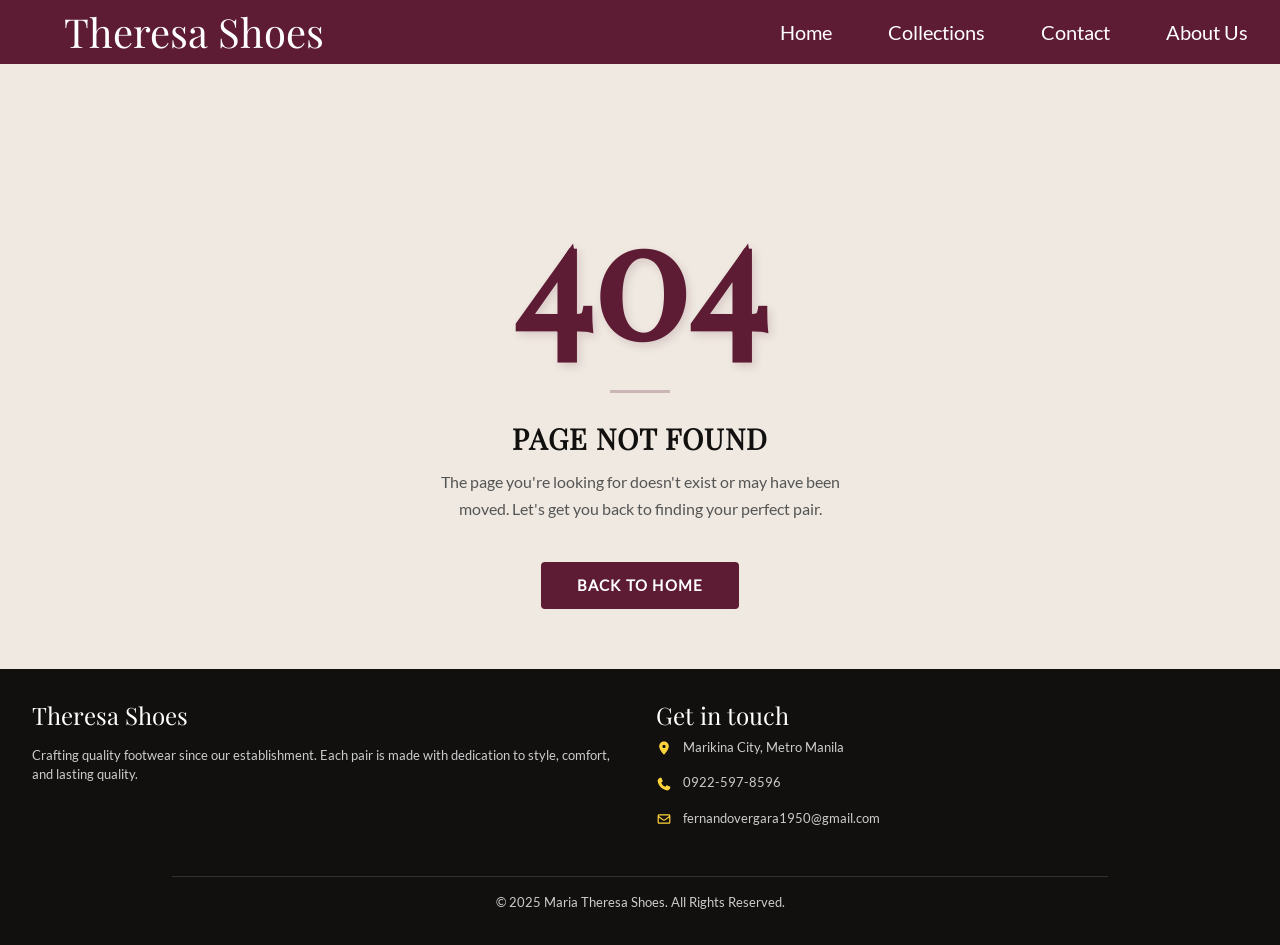
<file: error404.html>
<!DOCTYPE html>
<html lang="en">
<head>
    <meta charset="UTF-8">
    <meta name="viewport" content="width=device-width, initial-scale=1.0">
    <!-- Prevents clickjacking by blocking this page from being embedded in iframes -->
    <meta http-equiv="X-Frame-Options" content="DENY">

    <!-- Import CSS Files and Local Bootstrap -->
    <link rel="stylesheet" href="/css/styles.css">
    <link rel="stylesheet" href="/assets/bootstrap/bootstrap.min.css">

    <title>404 — Page Not Found | Theresa Shoes</title>

    <style>
        /* ---- 404 Page Styles ---- */
        .error-section {
            flex: 1;
            display: flex;
            flex-direction: column;
            align-items: center;
            justify-content: center;
            background-color: var(--color-accent);
            padding: 60px 20px;
            text-align: center;
        }

        /* Large decorative "404" number */
        .error-code {
            font-family: 'Playfair Display', serif;
            font-size: 10rem;
            font-weight: 700;
            line-height: 1;
            color: var(--color-primary);
            /* Subtle text shadow for depth */
            text-shadow: 3px 4px 8px rgba(93, 28, 52, 0.15);
        }

        .error-title {
            font-family: 'Playfair Display', serif;
            font-size: 1.8rem;
            font-weight: 700;
            color: var(--color-black);
            margin-bottom: 12px;
            letter-spacing: 1px;
            text-transform: uppercase;
        }

        .error-message {
            font-size: 1rem;
            color: #555; /* #555 on --color-accent gives ~5.5:1 contrast, passing WCAG AA */
            max-width: 420px;
            line-height: 1.7;
            margin-bottom: 40px;
        }

        /* Divider bar below the 404 number */
        .error-divider {
            width: 60px;
            height: 3px;
            background-color: var(--color-primary);
            margin: 20px auto 28px;
            border: none;
        }

        .btn-home {
            background-color: var(--color-primary);
            color: var(--color-white);
            font-size: 0.95rem;
            font-weight: 700;
            letter-spacing: 0.08em;
            text-transform: uppercase;
            padding: 12px 36px;
            border-radius: 4px;
            text-decoration: none;
            transition: background-color 0.2s ease, transform 0.2s ease;
            display: inline-block;
        }

        .btn-home:hover {
            background-color: #7A2948;
            color: var(--color-white);
            transform: translateY(-2px);
        }

        /* Visible focus ring for keyboard navigation */
        .btn-home:focus-visible {
            outline: 3px solid var(--color-primary);
            outline-offset: 4px;
        }

        /* Offset main content below the fixed header on desktop (≥768px) */
        @media (min-width: 768px) {
            .error-section {
                padding-top: 130px; /* ~70px header height + original 60px padding */
            }
        }

        /* Tablet: intermediate font size (576px–992px) */
        @media (max-width: 992px) {
            .error-code {
                font-size: 8rem;
            }
        }

        /* Mobile: scale down further */
        @media (max-width: 576px) {
            .error-code {
                font-size: 6rem;
            }
            .error-title {
                font-size: 1.3rem;
            }
        }
    </style>
</head>
<body class="d-flex flex-column min-vh-100">

    <!-- HEADER and Navigation -->
    <header class="position-relative position-md-fixed top-0 w-100" style="z-index: 100;">
        <ul class="nav w-100 px-3 py-2 flex-column flex-md-row align-items-center justify-content-between"
            style="background-color: var(--color-primary);">

            <!-- Brand -->
            <li class="nav-item">
                <h1 class="header-text mb-2 mb-md-0 ps-md-5 text-white text-center text-lg-start">
                    Theresa Shoes
                </h1>
            </li>

            <!-- Nav links wrapper -->
            <li class="nav-item">
                <ul class="nav flex-column flex-md-row justify-content-center gap-lg-4 fs-5">
                    <li class="nav-item">
                        <a class="nav-link text-white text-center" href="/index.html">Home</a>
                    </li>
                    <li class="nav-item">
                        <a class="nav-link text-white text-center" href="/pages/shoe_catalog.html">Collections</a>
                    </li>
                    <li class="nav-item">
                        <a class="nav-link text-white text-center" href="/pages/contact.html">Contact</a>
                    </li>
                    <li class="nav-item">
                        <a class="nav-link text-white text-center" href="/pages/about_us.html">About Us</a>
                    </li>
                </ul>
            </li>
        </ul>
    </header>

    <!-- 404 Content -->
    <main class="error-section">
        <!-- aria-hidden: purely decorative — screen readers get the h2 "Page Not Found" instead -->
        <p class="error-code" aria-hidden="true">404</p>
        <hr class="error-divider">
        <h2 class="error-title">Page Not Found</h2>
        <p class="error-message">
            The page you're looking for doesn't exist or may have been moved.
            Let's get you back to finding your perfect pair.
        </p>
        <a href="/index.html" class="btn-home">Back to Home</a>
    </main>


    <!-- FOOTER -->
    <footer>
        <div class="w-100 p-3" style="background-color: var(--color-black);">
            <div class="d-flex flex-column flex-md-row">
                <div class="w-100 w-md-50 p-3">
                    <h4 class="header-text text-white">Theresa Shoes</h4>
                    <p class="pt-2">Crafting quality footwear since our establishment. Each pair is made with dedication to style, comfort, and lasting quality.</p>
                </div>

                <div class="w-100 w-md-50 p-3">
                    <h4 class="header-text text-white">Get in touch</h4>
                    <p>
                        <img src="/assets/icons/location.svg" alt="Location" style="width:16px; height:16px; margin-right:8px; vertical-align:middle;">
                        Marikina City, Metro Manila
                    </p>
                    <p>
                        <img src="/assets/icons/phone.svg" alt="Phone" style="width:16px; height:16px; margin-right:8px; vertical-align:middle;">
                        0922-597-8596
                    </p>
                    <p>
                        <img src="/assets/icons/mail.svg" alt="Email" style="width:16px; height:16px; margin-right:8px; vertical-align:middle;">
                        fernandovergara1950@gmail.com
                    </p>
                </div>
            </div>
            <hr class="w-75 mx-auto">
            <p class="text-center">© 2025 Maria Theresa Shoes. All Rights Reserved.</p>
        </div>
    </footer>

    <!-- Local Bootstrap JS -->
    <script src="/assets/bootstrap/bootstrap.bundle.min.js"></script>
</body>
</html>
</file>
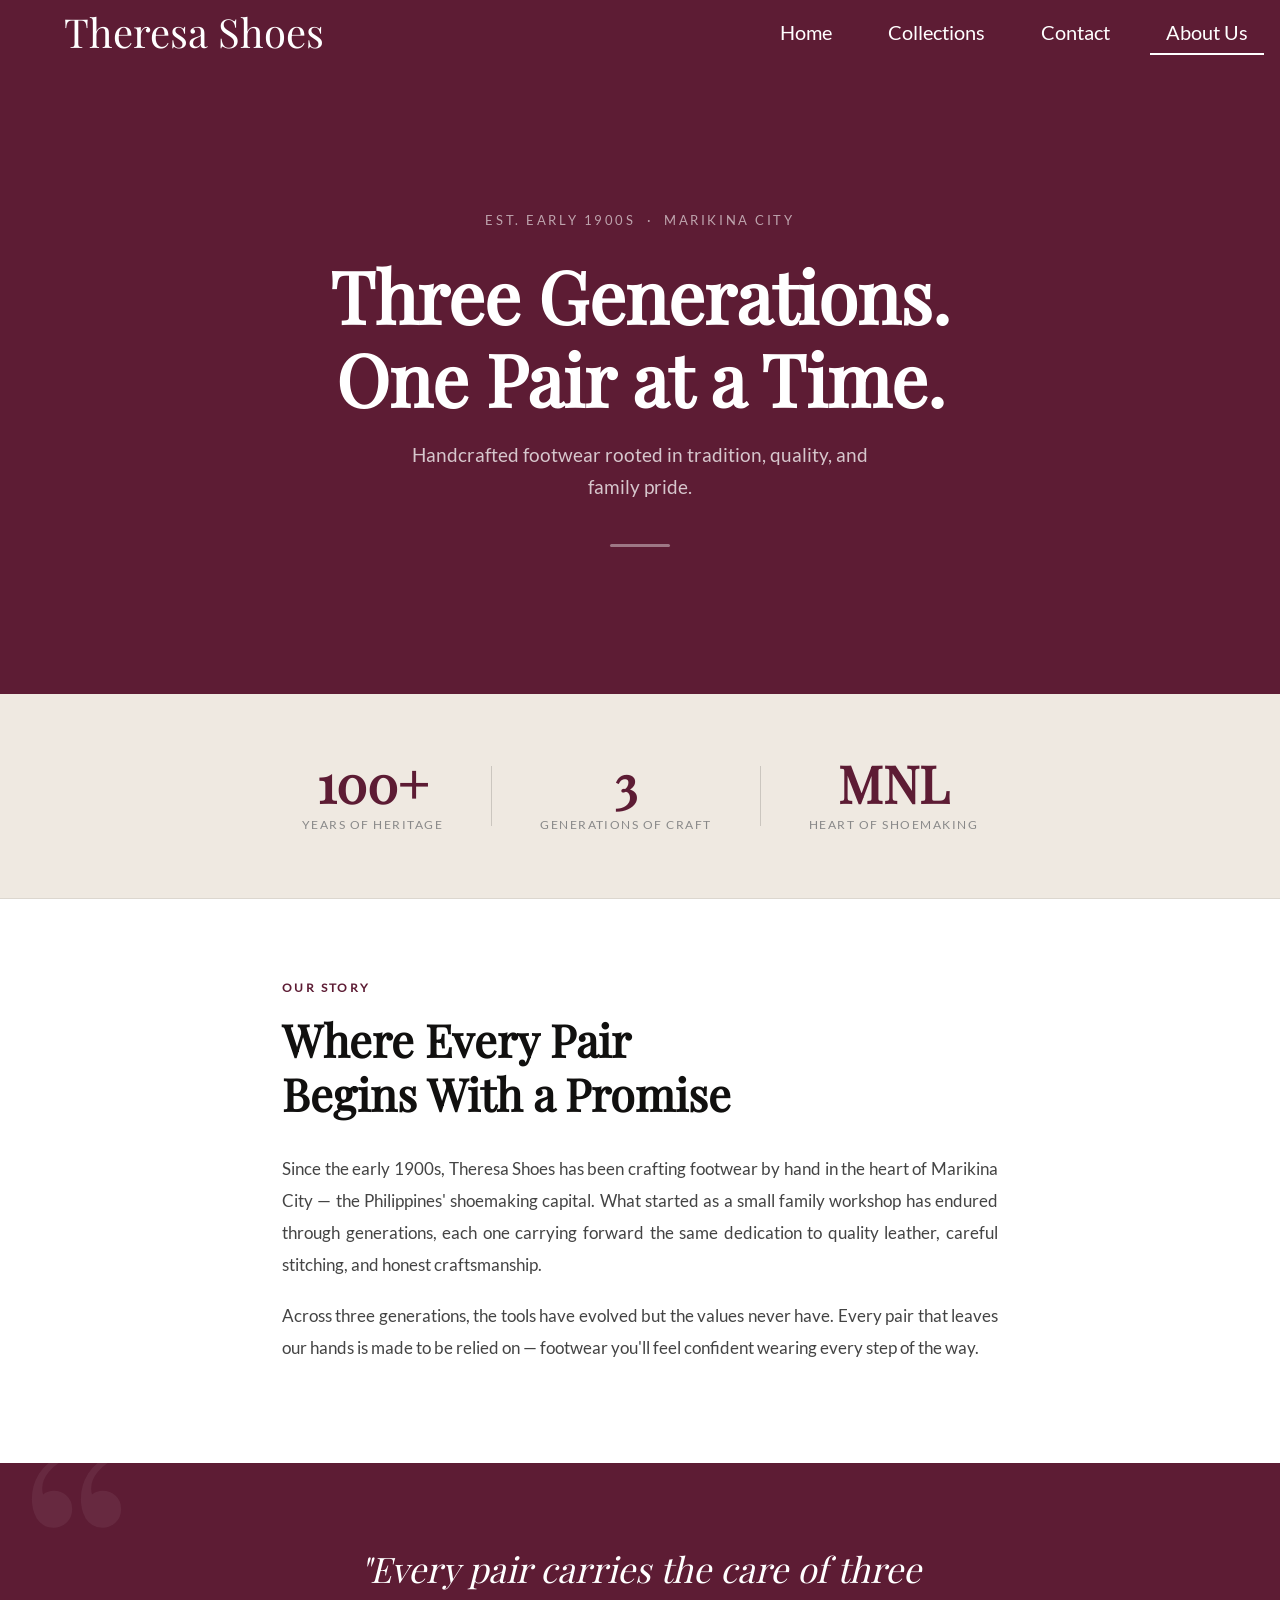
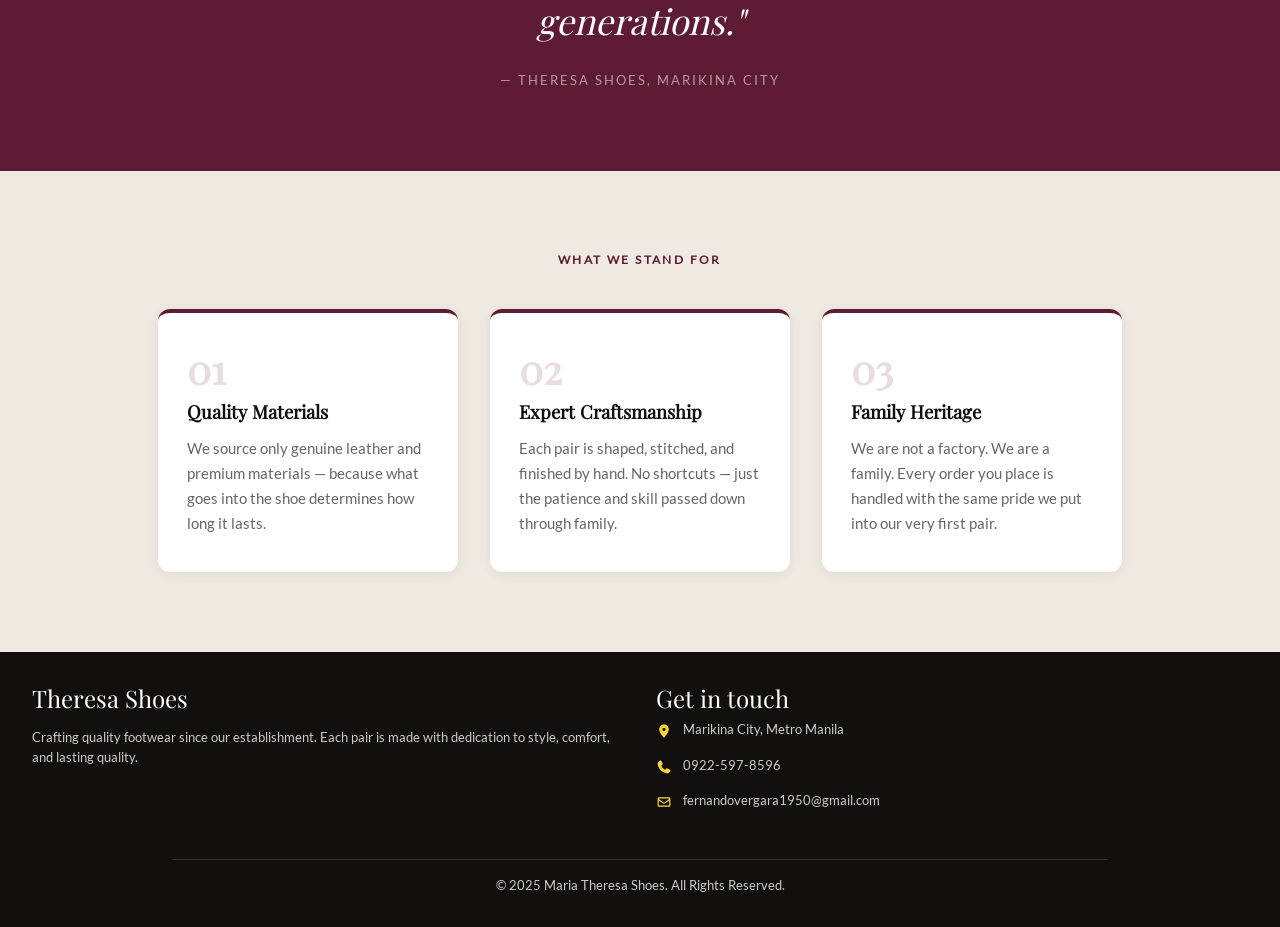
<file: pages/about_us.html>
<!DOCTYPE html>
<html lang="en">
<head>
    <meta charset="UTF-8">
    <meta name="viewport" content="width=device-width, initial-scale=1.0">
    <!-- Prevents clickjacking by blocking this page from being embedded in iframes -->
    <meta http-equiv="X-Frame-Options" content="DENY">

    <!-- Import CSS Files and Local Bootstrap-->
    <link rel="stylesheet" href="../css/styles.css">
    <link rel="stylesheet" href="../css/about_us.css">
    <link rel="stylesheet" href="../assets/bootstrap/bootstrap.min.css">

    <title>About Us — Theresa Shoes</title>
</head>
<body class="d-flex flex-column min-vh-100">

<!-- HEADER and Navigation -->
<header class="position-relative position-md-fixed top-0 w-100" style="z-index: 100;">
    <ul class="nav w-100 px-3 py-2 flex-column flex-md-row align-items-center justify-content-between"
        style="background-color: var(--color-primary);">

        <!-- Brand -->
        <li class="nav-item">
            <h1 class="header-text mb-2 mb-md-0 ps-md-5 text-white text-center text-lg-start">
                Theresa Shoes
            </h1>
        </li>

        <!-- Nav links wrapper -->
        <li class="nav-item">
            <ul class="nav flex-column flex-md-row justify-content-center gap-lg-4 fs-5">
                <li class="nav-item">
                    <a class="nav-link text-white text-center" href="../index.html">Home</a>
                </li>
                <li class="nav-item">
                    <a class="nav-link text-white text-center" href="shoe_catalog.html">Collections</a>
                </li>
                <li class="nav-item">
                    <a class="nav-link text-white text-center" href="contact.html">Contact</a>
                </li>
                <li class="nav-item">
                    <a class="nav-link text-white text-center active" href="about_us.html">About Us</a>
                </li>
            </ul>
        </li>
    </ul>
</header>

<!-- Main Content Area -->
<main class="flex-grow-1">

    <!-- Hero -->
    <section class="about-hero d-flex flex-column align-items-center justify-content-center text-center">
        <p class="about-eyebrow">Est. Early 1900s &nbsp;·&nbsp; Marikina City</p>
        <h1 class="about-hero-title header-text">Three Generations.<br>One Pair at a Time.</h1>
        <p class="about-hero-sub">Handcrafted footwear rooted in tradition, quality, and family pride.</p>
        <div class="about-hero-line"></div>
    </section>

    <!-- Stats Strip -->
    <section class="about-stats">
        <div class="about-stat">
            <span class="about-stat-num">100+</span>
            <span class="about-stat-label">Years of Heritage</span>
        </div>
        <div class="about-stat-divider"></div>
        <div class="about-stat">
            <span class="about-stat-num">3</span>
            <span class="about-stat-label">Generations of Craft</span>
        </div>
        <div class="about-stat-divider"></div>
        <div class="about-stat">
            <span class="about-stat-num">MNL</span>
            <span class="about-stat-label">Heart of Shoemaking</span>
        </div>
    </section>

    <!-- Our Story -->
    <section class="about-story">
        <div class="about-section-label">Our Story</div>
        <h2 class="about-section-title header-text">Where Every Pair<br>Begins With a Promise</h2>
        <p class="about-story-text">
            Since the early 1900s, Theresa Shoes has been crafting footwear by hand in the heart of Marikina City —
            the Philippines' shoemaking capital. What started as a small family workshop has endured through
            generations, each one carrying forward the same dedication to quality leather, careful stitching,
            and honest craftsmanship.
        </p>
        <p class="about-story-text">
            Across three generations, the tools have evolved but the values never have. Every pair that leaves
            our hands is made to be relied on — footwear you'll feel confident wearing every step of the way.
        </p>
    </section>

    <!-- Pull Quote -->
    <section class="about-quote">
        <blockquote class="about-quote-text header-text">
            "Every pair carries the care of three generations."
        </blockquote>
        <cite class="about-quote-cite">— Theresa Shoes, Marikina City</cite>
    </section>

    <!-- Values -->
    <section class="about-values">
        <div class="about-section-label" style="color: var(--color-primary);">What We Stand For</div>
        <div class="about-values-grid">
            <div class="about-value-card">
                <div class="about-value-num">01</div>
                <h3 class="about-value-title header-text">Quality Materials</h3>
                <p class="about-value-text">We source only genuine leather and premium materials — because what goes into the shoe determines how long it lasts.</p>
            </div>
            <div class="about-value-card">
                <div class="about-value-num">02</div>
                <h3 class="about-value-title header-text">Expert Craftsmanship</h3>
                <p class="about-value-text">Each pair is shaped, stitched, and finished by hand. No shortcuts — just the patience and skill passed down through family.</p>
            </div>
            <div class="about-value-card">
                <div class="about-value-num">03</div>
                <h3 class="about-value-title header-text">Family Heritage</h3>
                <p class="about-value-text">We are not a factory. We are a family. Every order you place is handled with the same pride we put into our very first pair.</p>
            </div>
        </div>
    </section>

</main>


<!-- FOOTER -->
<footer>
    <div class="w-100 p-3" style="background-color: var(--color-black);">
        <div class="d-flex flex-column flex-md-row">
            <div class="w-100 w-md-50 p-3">
                <h4 class="header-text text-white">Theresa Shoes</h4>
                <p class="pt-2">Crafting quality footwear since our establishment. Each pair is made with dedication to style, comfort, and lasting quality.</p>
            </div>

            <div class="w-100 w-md-50 p-3">
                <h4 class="header-text text-white">Get in touch</h4>
                <p>
                    <img src="../assets/icons/location.svg" alt="Location" style="width:16px; height:16px; margin-right:8px; vertical-align:middle;">
                    Marikina City, Metro Manila
                </p>
                <p>
                    <img src="../assets/icons/phone.svg" alt="Phone" style="width:16px; height:16px; margin-right:8px; vertical-align:middle;">
                    0922-597-8596
                </p>
                <p>
                    <img src="../assets/icons/mail.svg" alt="Email" style="width:16px; height:16px; margin-right:8px; vertical-align:middle;">
                    fernandovergara1950@gmail.com
                </p>
            </div>
        </div>
        <hr class="w-75 mx-auto">
        <p class="text-center">© 2025 Maria Theresa Shoes. All Rights Reserved.</p>
    </div>
</footer>

<!-- Call Javascript -->
<script src="../assets/bootstrap/bootstrap.bundle.min.js"></script>
</body>
</html>
</file>
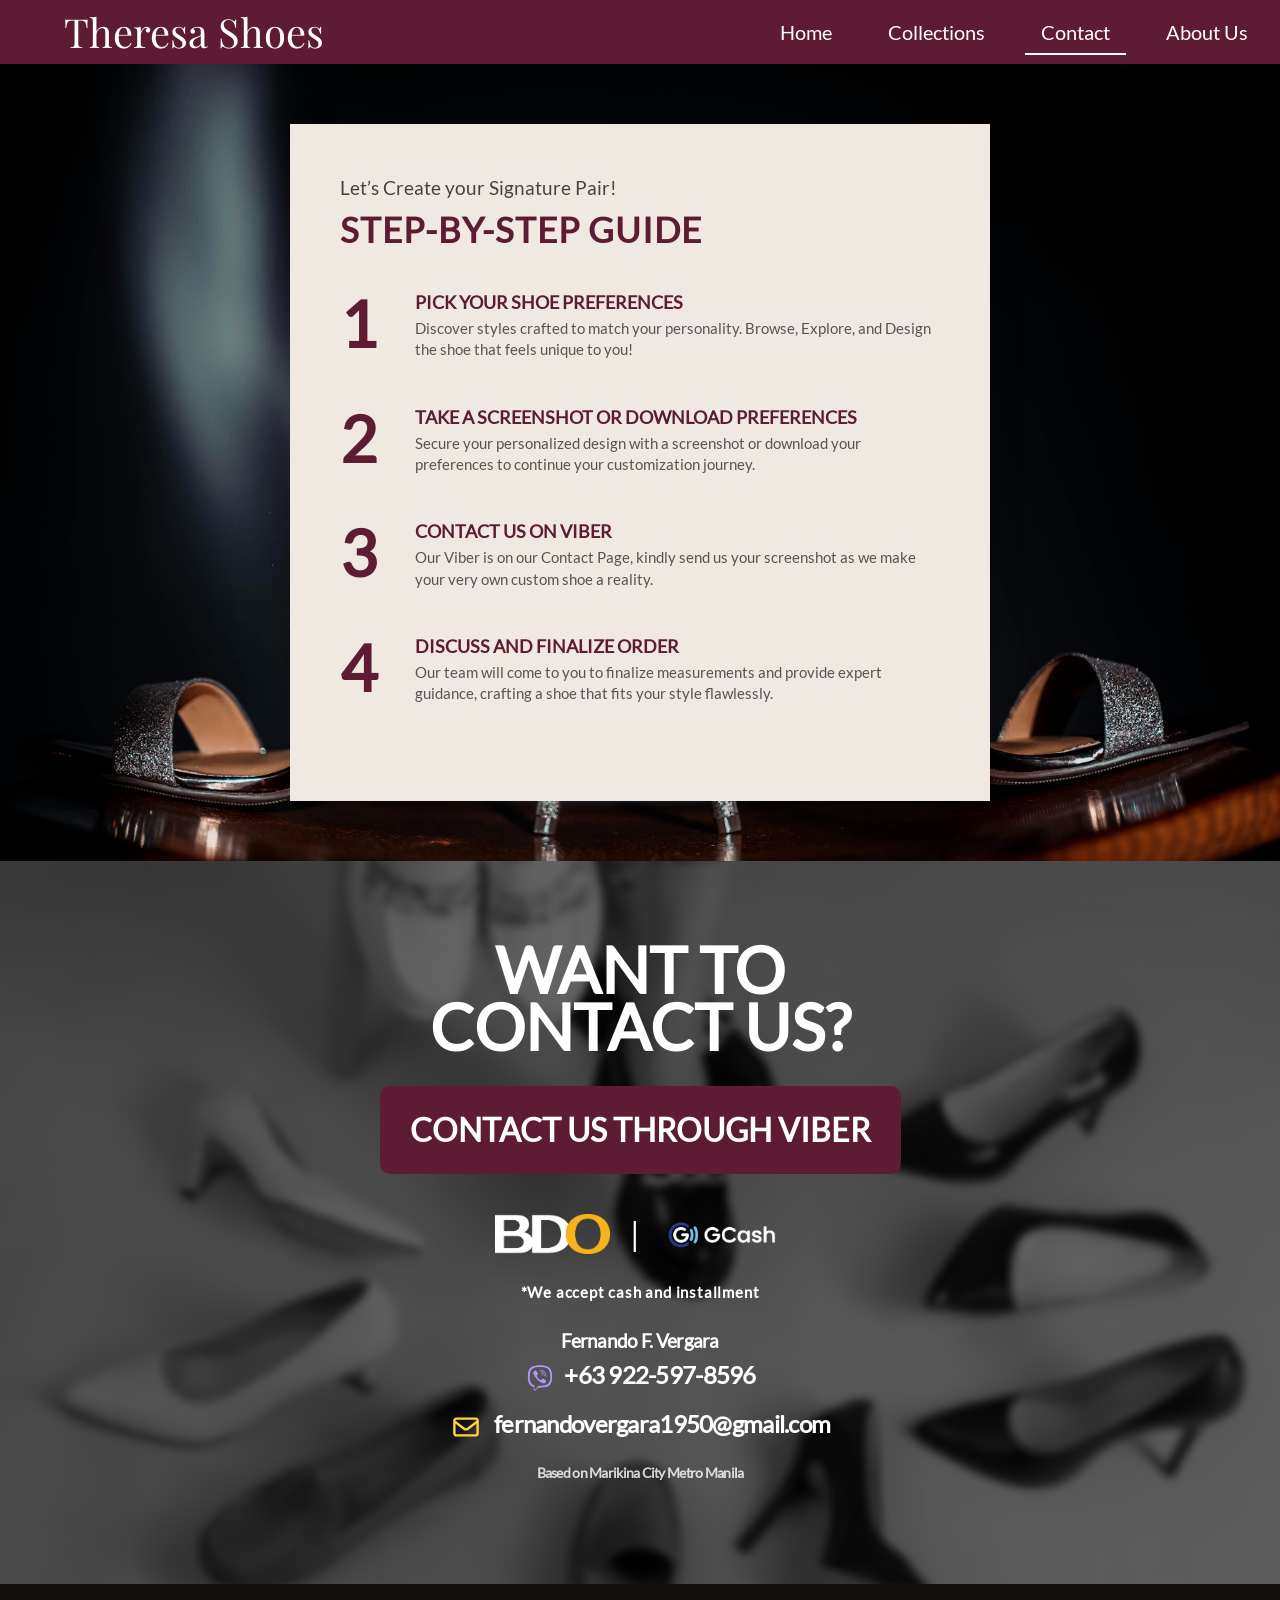
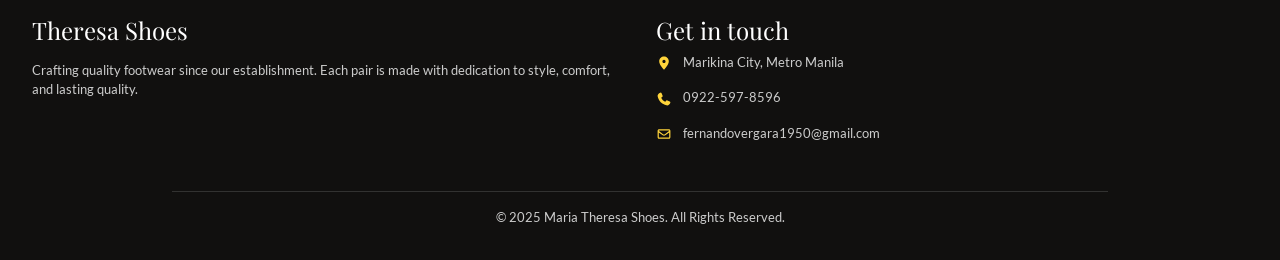
<file: pages/contact.html>
<!DOCTYPE html>
<html lang="en">
<head>
    <meta charset="UTF-8">
    <meta name="viewport" content="width=device-width, initial-scale=1.0">
    <!-- Prevents clickjacking by blocking this page from being embedded in iframes -->
    <meta http-equiv="X-Frame-Options" content="DENY">

    <!-- Import CSS Files and Local Bootstrap-->
    <link rel="stylesheet" href="../css/styles.css">
    <link rel="stylesheet" href="../css/contact.css">
    <link rel="stylesheet" href="../assets/bootstrap/bootstrap.min.css">

    <title>Theresa Shoes Landing Page</title>
</head>
<body class="d-flex flex-column min-vh-100">

    <!-- HEADER and Navigation -->
    <header class="position-relative position-md-fixed top-0 w-100" style="z-index: 100;">
        <ul class="nav w-100 px-3 py-2 flex-column flex-md-row align-items-center justify-content-between"
            style="background-color: var(--color-primary);">

            <!-- Brand -->
            <li class="nav-item">
                <h1 class="header-text mb-2 mb-md-0 ps-md-5 text-white text-center text-lg-start">
                    Theresa Shoes
                </h1>
            </li>

            <!-- Nav links wrapper -->
            <li class="nav-item">
                <ul class="nav flex-column flex-md-row justify-content-center gap-lg-4 fs-5">
                    <li class="nav-item">
                        <a class="nav-link text-white text-center" href="../index.html">Home</a>
                    </li>
                    <li class="nav-item">
                        <a class="nav-link text-white text-center" href="shoe_catalog.html">Collections</a>
                    </li>
                    <li class="nav-item">
                        <a class="nav-link text-white text-center active" href="contact.html">Contact</a>
                    </li>
                    <li class="nav-item">
                        <a class="nav-link text-white text-center" href="about_us.html">About Us</a>
                    </li>
                </ul>
            </li>
        </ul>
    </header>

    <!-- Main Content Area -->
    <main class="flex-grow-1">
        <section class="hero-section">
            <div class="guide-card">
                <p class="sub-headline">Let’s Create your Signature Pair!</p>
                <h1 class="headline">STEP-BY-STEP GUIDE</h1>

                <div class="steps-container">
                    <div class="step-item">
                        <div class="step-number">1</div>
                        <div class="step-content">
                            <h3>PICK YOUR SHOE PREFERENCES</h3>
                            <p>Discover styles crafted to match your personality. Browse, Explore, and Design the shoe that feels unique to you!</p>
                        </div>
                    </div>

                    <div class="step-item">
                        <div class="step-number">2</div>
                        <div class="step-content">
                            <h3>TAKE A SCREENSHOT OR DOWNLOAD PREFERENCES</h3>
                            <p>Secure your personalized design with a screenshot or download your preferences to continue your customization journey.</p>
                        </div>
                    </div>

                    <div class="step-item">
                        <div class="step-number">3</div>
                        <div class="step-content">
                            <h3>CONTACT US ON VIBER</h3>
                            <p>Our Viber is on our Contact Page, kindly send us your screenshot as we make your very own custom shoe a reality.</p>
                        </div>
                    </div>

                    <div class="step-item">
                        <div class="step-number">4</div>
                        <div class="step-content">
                            <h3>DISCUSS AND FINALIZE ORDER</h3>
                            <p>Our team will come to you to finalize measurements and provide expert guidance, crafting a shoe that fits your style flawlessly.</p>
                        </div>
                    </div>
                </div>
            </div>
        </section>

        <section class="contact-section">
        <div class="overlay">
            
            <div class="static-container">
                
                <h2 class="contact-title">WANT TO<br>CONTACT US?</h2>
                
                <a id="viber-cta" class="btn-viber" href="viber://chat?number=%2B639225978596" onclick="handleViberClick(event)">CONTACT US THROUGH VIBER</a>

                <div class="payment-methods">
                    <img src="../assets/images/bdo-logo-img.png" alt="BDO" class="pay-logo-img">
                    <div class="divider">|</div>
                    <img src="../assets/images/gcash-logo-img.png" alt="GCash" class="pay-logo-img">
                </div> 

                <p class="small-text">*We accept cash and installment</p>

                <div class="contact-person">
                    <strong>Fernando F. Vergara</strong>
                    <p><img src="../assets/icons/viber.svg" style="width:32px; height:32px; margin-right:8px; vertical-align:middle;">+63 922-597-8596</p>
                    <p>
                        <img src="../assets/icons/mail.svg" style="width:32px; height:32px; margin-right:8px; vertical-align:middle;">
                        fernandovergara1950@gmail.com
                    </p>

                    <p class="location">Based on Marikina City Metro Manila</p>
                </div>

            </div> 
            </div>
        </section>
    </main>


    <!-- FOOTER -->
    <footer>
        <div class="w-100 p-3" style="background-color: var(--color-black);">
            <div class="d-flex flex-column flex-md-row">
                <div class="w-100 w-md-50 p-3">
                    <h4 class="header-text text-white">Theresa Shoes</h4>
                    <p class="pt-2">Crafting quality footwear since our establishment. Each pair is made with dedication to style, comfort, and lasting quality.</p>
                </div>

                <div class="w-100 w-md-50 p-3">
                    <h4 class="header-text text-white">Get in touch</h4>
                    <p>
                        <img src="../assets/icons/location.svg" alt="Location" style="width:16px; height:16px; margin-right:8px; vertical-align:middle;">
                        Marikina City, Metro Manila
                    </p>
                    <p>
                        <img src="../assets/icons/phone.svg" alt="Phone" style="width:16px; height:16px; margin-right:8px; vertical-align:middle;">
                        0922-597-8596
                    </p>
                    <p>
                        <img src="../assets/icons/mail.svg" alt="Email" style="width:16px; height:16px; margin-right:8px; vertical-align:middle;">
                        fernandovergara1950@gmail.com
                    </p>
                </div>
            </div>
            <hr class="w-75 mx-auto">
            <p class="text-center">© 2025 Maria Theresa Shoes. All Rights Reserved.</p>
        </div>
    </footer>

    <!-- Call Javascript -->
    <script src="../assets/bootstrap/bootstrap.bundle.min.js"></script>
    <script>
        function handleViberClick(e) {
            e.preventDefault();
            window.location.href = 'viber://chat?number=%2B639225978596';

            // If Viber opens, the tab goes into the background (hidden).
            // If it doesn't open, the tab stays visible — redirect to download page.
            const fallbackTimer = setTimeout(() => {
                if (!document.hidden) {
                    window.open('https://www.viber.com/download/', '_blank', 'noopener,noreferrer');
                }
            }, 1500);

            document.addEventListener('visibilitychange', () => {
                if (document.hidden) clearTimeout(fallbackTimer);
            }, { once: true });
        }
    </script>
    </body>
</html>
</file>
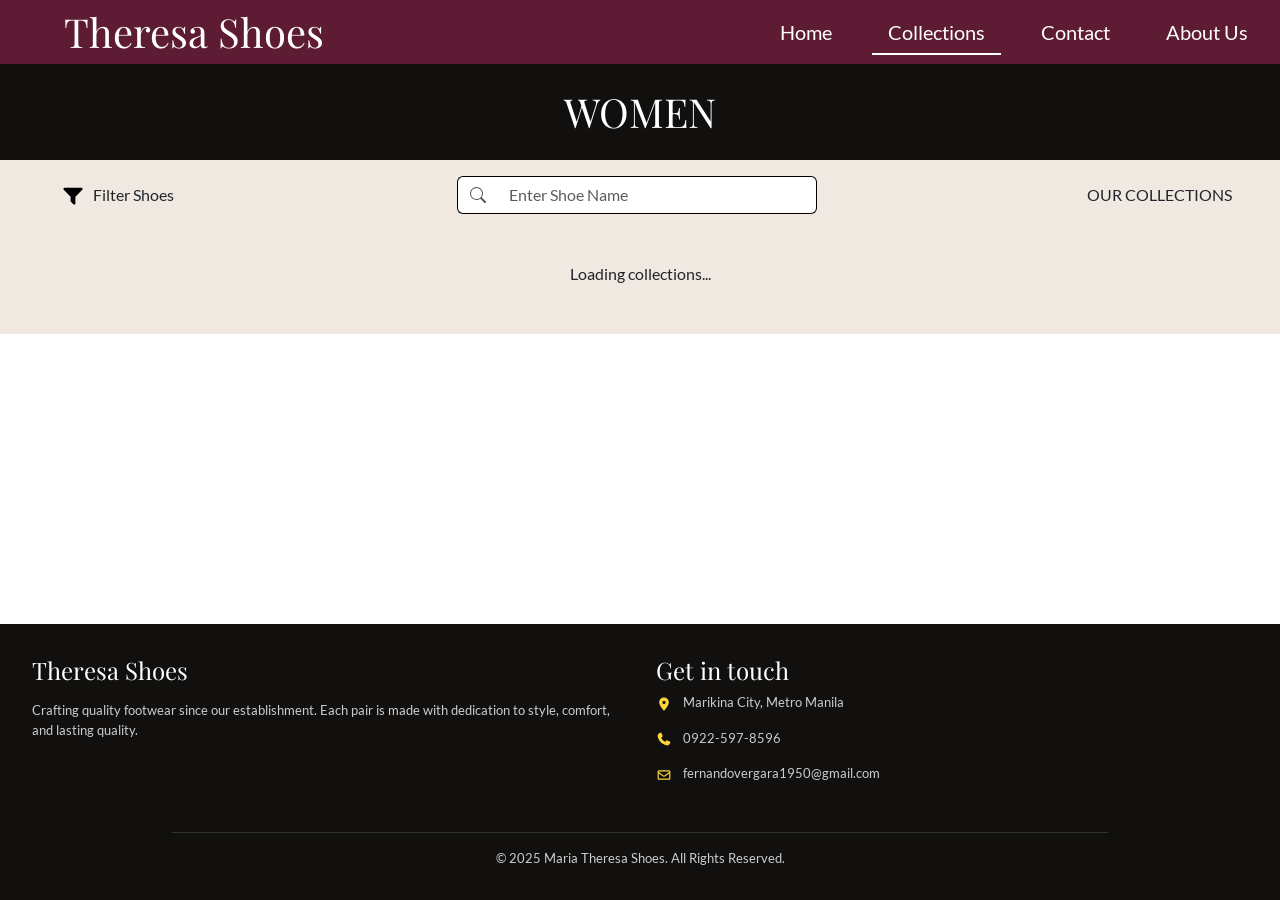
<file: pages/shoe_catalog.html>
<!DOCTYPE html>
<html lang="en">
<head>
    <meta charset="UTF-8">
    <meta name="viewport" content="width=device-width, initial-scale=1.0">
    <!-- Prevents clickjacking by blocking this page from being embedded in iframes -->
    <meta http-equiv="X-Frame-Options" content="DENY">

    <!-- Import CSS Files and Local Bootstrap-->
    <link rel="stylesheet" href="../css/styles.css">
    <link rel="stylesheet" href="../assets/bootstrap/bootstrap.min.css">

    <title>Theresa Shoes Landing Page</title>
</head>
<body class="d-flex flex-column min-vh-100">

    <!-- HEADER and Navigation -->
    <header class="position-relative position-md-fixed top-0 w-100" style="z-index: 100;">
        <ul class="nav w-100 px-3 py-2 flex-column flex-md-row align-items-center justify-content-between"
            style="background-color: var(--color-primary);">

            <!-- Brand -->
            <li class="nav-item">
                <h1 class="header-text mb-2 mb-md-0 ps-md-5 text-white text-center text-lg-start">
                    Theresa Shoes
                </h1>
            </li>

            <!-- Nav links wrapper -->
            <li class="nav-item">
                <ul class="nav flex-column flex-md-row justify-content-center gap-lg-4 fs-5">
                    <li class="nav-item">
                        <a class="nav-link text-white text-center" href="../index.html">Home</a>
                    </li>
                    <li class="nav-item">
                        <a class="nav-link text-white text-center active" href="shoe_catalog.html">Collections</a>
                    </li>
                    <li class="nav-item">
                        <a class="nav-link text-white text-center" href="contact.html">Contact</a>
                    </li>
                    <li class="nav-item">
                        <a class="nav-link text-white text-center" href="about_us.html">About Us</a>
                    </li>
                </ul>
            </li>
        </ul>
    </header>

    <!-- Main Content Area -->
    <main class="flex-grow-1">
        <!-- Filter and Label -->
        <div style="background-color: var(--color-accent);">
            <!-- Page Header -->
            <div class="py-4 mb-0" style="background-color: var(--color-black);">
                <h1 class="header-text text-center text-white fs-1 m-0">WOMEN</h1>
            </div>

            <!--Label-->
            <div class="d-flex flex-row flex-wrap align-items-center justify-content-between gap-2 mx-3 mx-md-5 my-3">
                <div class="dropdown flex-shrink-0">
                    <button class="btn filter-btn d-flex align-items-center" type="button" id="filterDropdown" data-bs-toggle="dropdown" aria-expanded="false">
                        <img src="../assets/icons/filter.svg" alt="Filter" style="width:24px; height:24px; margin-right:8px; vertical-align:middle;">
                        Filter Shoes
                    </button>
                    <ul class="dropdown-menu box-drop-shadow" aria-labelledby="filterDropdown">
                        <li><a class="dropdown-item filter-price" data-sort="most-expensive">Price: Low -> High</a></li>
                        <li><hr class="dropdown-divider"></li>
                        <li><a class="dropdown-item filter-price" data-sort="least-expensive">Price: High -> Low</a></li>
                    </ul>
                </div>

                <!-- Search Bar -->
                <div class="input-group catalog-search">
                    <span class="input-group-text">
                        <svg xmlns="http://www.w3.org/2000/svg" width="16" height="16" fill="currentColor" viewBox="0 0 16 16" aria-hidden="true">
                            <path d="M11.742 10.344a6.5 6.5 0 1 0-1.397 1.398h-.001c.03.04.062.078.098.115l3.85 3.85a1 1 0 0 0 1.415-1.414l-3.85-3.85a1.007 1.007 0 0 0-.115-.099zm-5.242 1.656a5.5 5.5 0 1 1 0-11 5.5 5.5 0 0 1 0 11z"/>
                        </svg>
                    </span>
                    <input type="search" id="searchInput" class="form-control"
                        placeholder="Enter Shoe Name" aria-label="Search shoes">
                </div>

                <div class="flex-shrink-0">
                    OUR COLLECTIONS
                </div>
            </div>

            <!-- Shoe Catalog Grid -->
            <div class="container pb-5 mt-5">
                <div id="shoe-container" class="row row-cols-1 row-cols-md-2 row-cols-lg-3 g-4">
                    <div class="text-center w-100">Loading collections...</div>
                </div>
            </div>
        </div>

    </main>


    <!-- FOOTER -->
    <footer>
        <div class="w-100 p-3" style="background-color: var(--color-black);">
            <div class="d-flex flex-column flex-md-row">
                <div class="w-100 w-md-50 p-3">
                    <h4 class="header-text text-white">Theresa Shoes</h4>
                    <p class="pt-2">Crafting quality footwear since our establishment. Each pair is made with dedication to style, comfort, and lasting quality.</p>
                </div>

                <div class="w-100 w-md-50 p-3">
                    <h4 class="header-text text-white">Get in touch</h4>
                    <p>
                        <img src="../assets/icons/location.svg" alt="Location" style="width:16px; height:16px; margin-right:8px; vertical-align:middle;">
                        Marikina City, Metro Manila
                    </p>
                    <p>
                        <img src="../assets/icons/phone.svg" alt="Phone" style="width:16px; height:16px; margin-right:8px; vertical-align:middle;">
                        0922-597-8596
                    </p>
                    <p>
                        <img src="../assets/icons/mail.svg" alt="Email" style="width:16px; height:16px; margin-right:8px; vertical-align:middle;">
                        fernandovergara1950@gmail.com
                    </p>
                </div>
            </div>
            <hr class="w-75 mx-auto">
            <p class="text-center">© 2025 Maria Theresa Shoes. All Rights Reserved.</p>
        </div>
    </footer>

    <!-- Call Javascript -->
    <script src="../assets/bootstrap/bootstrap.bundle.min.js"></script>
    <script type="module" src="../js/shoe_catalog.js"></script>
</body>
</html>
</file>
<file: css/styles.css>
:root{
    /* COLORS */
    --color-primary: #5D1C34;
    
    --color-accent: #EFE9E1;
    --color-background: #FFFFFF; /*TO BE CHANGED*/

    --color-rusty-green: #899481;
    --color-goldish-brown: #A67D44;

    /* BUTTON Backgrounds */
    --color-btn-green: #00491F;
    --color-btn-red: #D03038;
    --color-btn-neutral: #C1C1C1;

    /* TEXT or Font Colors */
    --color-black: #11100F;
    --color-white: #FFFFFF;
}

/* Get Lato from assets */
@font-face {
    font-family: 'Lato';
    src: url('../assets/lato-font/Lato-Regular.ttf') format('truetype');
    font-weight: 400;
    font-style: normal;
}

/* Get Playfair Display from assets */
@font-face{
    font-family: 'Playfair Display';
    src: url('../assets/playfair-font/PlayfairDisplay-Regular.ttf') format('truetype');
    font-weight: 400;
    font-style: normal;
}

/* GLOBAL STYLES */
.header-text{
    font-family: 'Playfair Display', serif !important;
}

body {
    font-family: 'Lato', sans-serif !important;
}

.text-justify{
    text-align: justify;
}

.box-drop-shadow{
    box-shadow: 2px 4px 4px 1px rgba(0, 0, 0, 0.3);
}

.filter-btn {
    border: none;
    background: transparent;
    color: var(--color-black);
    transition: background-color 0.2s ease;
}

.filter-btn:hover {
    background-color: #ded8d1 !important;
}

/* ------ Header Styles ------ */

/* Base nav-link style */
.nav-link {
    position: relative;
    transition: color 0.3s ease;
}

/* Underline effect */
.nav-link::after {
    content: "";
    position: absolute;
    left: 50%;
    bottom: 0;
    width: 0;
    height: 2px;
    background-color: #fff;
    transition: width 0.3s ease, left 0.3s ease;
}

/* Hover state */
.nav-link:hover {
    color: #f8f9fa; 
}

/* Animate underline from center */
.nav-link:hover::after {
    width: 100%;
    left: 0;
}

/* Active link stays highlighted */
.nav-link.active::after {
    width: 100%;
    left: 0;
}

/* ------ Footer Styles ------ */
footer p {
    color: #cccccc; 
    font-size: small;
}
footer hr {
    border-color: #555555; /* dark gray line, softer than white */
    opacity: 0.5; /* optional: makes it lighter and subtle */
}

/* ------ Landing Page Styles ------ */

.carousel-item {
    height: 600px;
}

.carousel-caption {
    z-index: 10;
}

.carousel-item img {
    height: 100%;
    width: 100%;
    object-fit: cover;
    object-position: center;
}

/* Black circular background */
.carousel-control-prev-icon,
.carousel-control-next-icon {
    background-color: #000;
    border-radius: 50%;
    width: 48px;
    height: 48px;
    background-size: 50% 50%;
}

.carousel-control-prev:hover .carousel-control-prev-icon,
.carousel-control-next:hover .carousel-control-next-icon {
    background-color: #222;
}

/* Center Middle */
.caption-center {
    top: 50%;
    transform: translateY(-50%);
    bottom: auto;
    height: 224px;
}

/* Top Left */
.caption-top-left {
    top: 20px !important;
    left: 10% !important;
    right: auto !important;
    bottom: auto !important;
    text-align: left !important;
}

/* Right Side */
.caption-right {
    top: 10%;
    bottom: 10% !important;
    right: 15% !important;
    left: auto !important;
    text-align: right;
}

.big-h1{
    font-size: 4rem;
    font-weight: 700;
    text-shadow: 2px 2px 6px rgba(0, 0, 0, 0.3);
}

/* Optional: Darken background behind text for readability */
.caption-bg {
    background-color: rgba(0, 0, 0, 0.5);
    padding: 20px;
    border-radius: 10px;
}
.caption-bg-2 {
    background-color: color-mix(in srgb, var(--color-accent) 92%, transparent);
    padding: 20px;
    border-radius: 10px;
}

/* --- Carousel tablet breakpoint --- */
@media (max-width: 768px) {
    .carousel-item {
        height: 400px;
    }

    .big-h1 {
        font-size: 2.5rem;
    }

    .carousel-caption p {
        font-size: 0.9rem;
        width: 100% !important;
    }

    .carousel-caption .btn {
        padding: 8px 20px !important;
        font-size: 0.9rem !important;
    }

    .caption-center {
        height: auto;
    }
}

/* --- Carousel phone breakpoint --- */
@media (max-width: 576px) {
    .carousel-item {
        height: 280px;
    }

    /* Center all captions on mobile */
    .caption-right,
    .caption-top-left,
    .caption-center {
        top: 50% !important;
        left: 8% !important;
        right: 8% !important;
        bottom: auto !important;
        transform: translateY(-50%) !important;
        text-align: center !important;
        height: auto !important;
        padding: 12px;
    }

    .big-h1 {
        font-size: 1.8rem;
    }

    .header-text {
        font-size: 1.3rem;
    }

    .carousel-caption p {
        font-size: 0.8rem;
        margin-bottom: 0.4rem;
    }

    .carousel-caption .btn {
        padding: 6px 16px !important;
        font-size: 0.8rem !important;
    }

    .carousel-control-prev-icon,
    .carousel-control-next-icon {
        width: 32px;
        height: 32px;
    }
}

/* --- Carousel very small phone --- */
@media (max-width: 400px) {
    .carousel-item {
        height: 220px;
    }

    .big-h1 {
        font-size: 1.4rem;
    }

    .carousel-caption p {
        display: none;
    }
}

#women-selection{
    font-size: 4rem;
    letter-spacing: 2px;
}

#get-a-pair {
    font-size: 4rem;
    letter-spacing: 2px;
    text-transform: uppercase;
}

#get-a-pair-p{
    width: 50% !important;
}

.pri-btn:hover {
    background-color: #7A2948;
    transform: translateY(-2px);
    box-shadow: 0 6px 16px rgba(93, 28, 52, 0.35);
}
@media (max-width: 768px) {
    #women-selection{
        font-size: 3rem !important;
        letter-spacing: 2px !important;
    }
    #browse-collection {
        font-size: 1rem !important;
        padding-left: 5% !important;
        padding-right: 5% !important;
    }
    #perfect-pair {
        width: 92% !important;
        font-size: 1rem !important;
        text-align: center !important;
    }
}

@media (max-width: 468px){
    #women-selection{
        font-size: 3rem !important;
        letter-spacing: 2px !important;
    }
    #browse-collection {
        font-size: 1rem !important;
    }
    #get-a-pair {
        font-size: 3rem;
        padding-left: 5% !important;
        padding-right: 5% !important;
        letter-spacing: 2px;
        text-transform: uppercase;
    }
    #get-a-pair-p{
        width: 92% !important;
    }
    #perfect-pair {
        width: 92% !important;
        font-size: 0.8rem !important;
        text-align: center !important;
    }
}


/* ------ Shoe Catalog Styles ------ */

/* Prevent long shoe names from overflowing the card; show ellipsis instead */
.shoe-name {
    overflow: hidden;
    white-space: nowrap;
    text-overflow: ellipsis;
    max-width: 100%;
}

#filterDropdown, #filterDropdown + .dropdown-menu .dropdown-divider {
    margin: 0;     /* smaller gap if needed */
}

#filterDropdown + .dropdown-menu .dropdown-item:hover{
    background-color: #d8d8d8 !important;
    cursor: pointer;
}

#filterDropdown + .dropdown-menu .dropdown-item.active {
    background-color: var(--color-black); 
    color: white;
}

#filterDropdown + .dropdown-menu .dropdown-item.active:hover{
    background-color: var(--color-black) !important; 
    color: white !important;
}

/* Search bar wrapper — grows to fill available space, constrained on large screens */
.catalog-search {
    flex: 1 1 160px;
    max-width: 360px;
    border-radius: 0.375rem;
}

.catalog-search .input-group-text {
    background-color: #fff;
    border: 1px solid #000;
    border-right: none;
    color: #555;
}

.catalog-search .form-control {
    border: 1px solid #000;
    border-left: none;
}

/* Suppress Bootstrap's per-input glow; apply it to the whole group instead */
.catalog-search .form-control:focus {
    box-shadow: none;
}

.catalog-search:focus-within .input-group-text,
.catalog-search:focus-within .form-control {
    border-color: var(--color-primary);
}

.catalog-search:focus-within {
    border-radius: 0.375rem;
    box-shadow: 0 0 0 0.2rem color-mix(in srgb, var(--color-primary) 50%, transparent);
}

/* On small screens the search bar spans the full row */
@media (max-width: 576px) {
    .catalog-search {
        max-width: 100%;
        flex-basis: 100%;
    }
}

.image-wrapper {
    position: relative;
    overflow: hidden;
}

.shoe-img {
    width: 100%;
    height: 300px;
    object-fit: cover;
    display: block;
}

a:hover .shoe-img {
    transform: scale(1.03);
    transition: 0.2s ease;
}

/* Gradient overlay */
.image-wrapper::after {
    content: "";
    position: absolute;
    inset: 0;
    background: linear-gradient(to top, rgba(0,0,0,0.2), rgba(0,0,0,0));
    opacity: 0;
    transition: opacity 0.3s ease;
}

/* Show gradient on hover */
.image-wrapper:hover::after {
    opacity: 1;
}

/* Hover Effects for Images in Landing Page */

/* Smooth scale-up effect */
.landing-hover {
    transition: transform 0.5s ease;  /* animate zoom by 0.5secs */
}

.landing-hover:hover {
    transform: scale(1.20);  /* zoom by 20% */
}

/* Women's Selection Infinite Scroll Carousel */
.women-carousel-wrapper {
    overflow: hidden;
}

.women-carousel-track {
    display: flex;
    gap: 1rem;
    width: max-content;
    animation: women-scroll 18s linear infinite;
}

.women-carousel-track:hover {
    animation-play-state: paused;
}

.women-carousel-img {
    width: 400px;
    height: 296px;
    object-fit: cover;
    flex-shrink: 0;
}

/* Scroll by exactly 50% — the width of the original 4 images */
@keyframes women-scroll {
    0%   { transform: translateX(0); }
    100% { transform: translateX(-50%); }
}

@media (max-width: 768px) {
    .women-carousel-img {
        width: 320px;
        height: 260px;
    }
}

@media (max-width: 576px) {
    .women-carousel-img {
        width: 240px;
        height: 210px;
    }
}
</file>
<file: css/about_us.css>
/* ============================
   HERO
   ============================ */
.about-hero {
    background-color: var(--color-primary);
    min-height: 70vh;
    padding: 6rem 2rem;
    color: white;
}

.about-eyebrow {
    font-size: 0.8rem;
    letter-spacing: 0.2em;
    text-transform: uppercase;
    color: rgba(255, 255, 255, 0.6);
    margin-bottom: 1.5rem;
}

.about-hero-title {
    font-size: clamp(2.2rem, 6vw, 4.5rem);
    font-weight: 700;
    line-height: 1.15;
    color: white;
    margin-bottom: 1.2rem;
}

.about-hero-sub {
    font-size: clamp(0.95rem, 2vw, 1.2rem);
    color: rgba(255, 255, 255, 0.75);
    max-width: 480px;
    line-height: 1.7;
    margin-bottom: 2.5rem;
}

.about-hero-line {
    width: 60px;
    height: 3px;
    background-color: rgba(255, 255, 255, 0.4);
    border-radius: 2px;
}

/* ============================
   STATS STRIP
   ============================ */
.about-stats {
    background-color: var(--color-accent);
    display: flex;
    align-items: center;
    justify-content: center;
    flex-wrap: wrap;
    gap: 0;
    padding: 3rem 2rem;
    border-bottom: 1px solid rgba(0,0,0,0.08);
}

.about-stat {
    display: flex;
    flex-direction: column;
    align-items: center;
    padding: 1rem 3rem;
}

.about-stat-num {
    font-family: 'Playfair Display', serif;
    font-size: clamp(2rem, 5vw, 3.2rem);
    font-weight: 700;
    color: var(--color-primary);
    line-height: 1;
    margin-bottom: 0.4rem;
}

.about-stat-label {
    font-size: 0.78rem;
    letter-spacing: 0.12em;
    text-transform: uppercase;
    color: #888;
}

.about-stat-divider {
    width: 1px;
    height: 60px;
    background-color: rgba(0,0,0,0.15);
}

/* ============================
   OUR STORY
   ============================ */
.about-story {
    background-color: #fff;
    padding: 5rem 2rem;
    max-width: 780px;
    margin: 0 auto;
}

.about-section-label {
    font-size: 0.75rem;
    letter-spacing: 0.2em;
    text-transform: uppercase;
    color: var(--color-primary);
    margin-bottom: 1rem;
    font-weight: 700;
}

.about-section-title {
    font-size: clamp(1.8rem, 4vw, 2.8rem);
    font-weight: 700;
    color: var(--color-black);
    line-height: 1.2;
    margin-bottom: 2rem;
}

.about-story-text {
    font-size: 1.05rem;
    line-height: 1.9;
    color: #444;
    margin-bottom: 1.2rem;
    text-align: justify;
}

/* ============================
   PULL QUOTE
   ============================ */
.about-quote {
    background-color: var(--color-primary);
    padding: 5rem 2rem;
    text-align: center;
    position: relative;
    overflow: hidden;
}

.about-quote::before {
    content: '\201C';
    font-family: 'Playfair Display', serif;
    font-size: 18rem;
    color: rgba(255,255,255,0.06);
    position: absolute;
    top: -4rem;
    left: 1rem;
    line-height: 1;
    pointer-events: none;
}

.about-quote-text {
    font-size: clamp(1.4rem, 3.5vw, 2.2rem);
    color: white;
    font-style: italic;
    font-weight: 400;
    max-width: 700px;
    margin: 0 auto 1.2rem;
    line-height: 1.5;
    position: relative;
}

.about-quote-cite {
    font-size: 0.82rem;
    letter-spacing: 0.15em;
    text-transform: uppercase;
    color: rgba(255,255,255,0.55);
    font-style: normal;
}

/* ============================
   VALUES
   ============================ */
.about-values {
    background-color: var(--color-accent);
    padding: 5rem 2rem;
    text-align: center;
}

.about-values-grid {
    display: flex;
    flex-wrap: wrap;
    gap: 2rem;
    justify-content: center;
    max-width: 1000px;
    margin: 2.5rem auto 0;
}

.about-value-card {
    background: white;
    border-radius: 12px;
    padding: 2.2rem 1.8rem;
    flex: 1 1 260px;
    max-width: 300px;
    text-align: left;
    border-top: 4px solid var(--color-primary);
    box-shadow: 0 2px 12px rgba(0,0,0,0.07);
}

.about-value-num {
    font-family: 'Playfair Display', serif;
    font-size: 2.5rem;
    font-weight: 700;
    color: rgba(93, 28, 52, 0.15);
    line-height: 1;
    margin-bottom: 0.8rem;
}

.about-value-title {
    font-size: 1.15rem;
    font-weight: 700;
    color: var(--color-black);
    margin-bottom: 0.8rem;
}

.about-value-text {
    font-size: 0.92rem;
    line-height: 1.7;
    color: #666;
    margin: 0;
}

/* ============================
   RESPONSIVE
   ============================ */
@media (max-width: 768px) {
    .about-hero {
        min-height: 60vh;
        padding: 4rem 1.5rem;
    }

    .about-stat {
        padding: 0.8rem 1.8rem;
    }

    .about-stat-divider {
        display: none;
    }

    .about-stats {
        gap: 1rem;
    }

    .about-story {
        padding: 3.5rem 1.5rem;
    }

    .about-quote {
        padding: 3.5rem 1.5rem;
    }

    .about-values {
        padding: 3.5rem 1.5rem;
    }

    .about-value-card {
        max-width: 100%;
    }
}

@media (max-width: 480px) {
    .about-hero {
        min-height: 50vh;
        padding: 3rem 1.2rem;
    }

    .about-quote::before {
        font-size: 10rem;
    }
}
</file>
<file: css/contact.css>
/* --- Hero Section with Card --- */
.hero-section {
    background: url('../assets/images/contact-bg.jpg') no-repeat center center/cover;
    padding: 60px 20px;
    display: flex;
    justify-content: center;
    align-items: center;
    min-height: 80vh;
}

.guide-card {
    background-color: var(--color-accent);
    padding: 50px;
    max-width: 700px;
    width: 100%;
    box-shadow: 0 10px 30px rgba(0,0,0,0.3);
}

.sub-headline {
    font-size: 1.2rem;
    margin-bottom: 5px;
    color: #444;
}

.headline {
    color: var(--color-primary);
    font-size: 2.2rem;
    text-transform: uppercase;
    margin-bottom: 40px;
    font-weight: 700;
    letter-spacing: 1px;
    border-bottom: 2px solid transparent; /* Optional styling */
}

/* Steps List */
.step-item {
    display: flex;
    align-items: flex-start;
    margin-bottom: 30px;
}

.step-number {
    font-size: 4rem;
    font-weight: 900;
    color: var(--color-primary);
    line-height: 1;
    margin-right: 25px;
    width: 50px; /* Fixed width to align text */
    flex-shrink: 0;
}

.step-content h3 {
    color: var(--color-primary);
    font-size: 1.1rem;
    text-transform: uppercase;
    margin-bottom: 5px;
    font-weight: 700;
}

.step-content p {
    font-size: 0.95rem;
    color: #555;
    line-height: 1.4;
}

/* --- Contact Section --- */
.contact-section {
    position: relative;
    color: var(--color-white);
    text-align: center;
    overflow: hidden;
}

.contac-container {
    /* Calculate height: 100% of viewport minus 80px for the navbar */
    height: calc(100vh - 80px); 
    margin-top: 80px; /* Push it down so it doesn't hide behind the navbar */
    overflow-y: auto; /* This allows scrolling inside this specific container */
    overflow-x: hidden;
}

/* Creating a pseudo-element specifically for the background image */
.contact-section::before {
    content: '';
    position: absolute;
    top: 0;
    left: 0;
    width: 100%;
    height: 100%;
    /* The image is defined here now */
    background: url('../assets/images/contact-page1.jpg') no-repeat center center/cover;
    /* Applying Grayscale (B&W) and Blur */
    filter: grayscale(100%) blur(4px);
    /* A slight scale is often needed with blur to hide soft edges at the border */
    transform: scale(1.02);
    /* Ensure it sits behind the overlay and content */
    z-index: 0;
}

.overlay {
    /* The dark tint overlay sits on top of the blurred image */
    background: rgba(0, 0, 0, 0.6);
    padding: 80px 20px;
    width: 100%;
    height: 100%;
    display: flex;
    flex-direction: column;
    align-items: center;
    /* IMPORTANT: Position relative and higher z-index keeps text sharp on top */
    position: relative;
    z-index: 1;
}

.contact-title {
    font-size: 4rem;
    font-weight: 700;
    line-height: 0.9;
    margin-bottom: 30px;
    text-transform: uppercase;
}

.btn-viber {
    /* No background — this is informational text, not a clickable button */
    background-color: var(--color-primary);
    color: var(--color-white);
    text-decoration: none;
    padding: 20px 30px;
    font-size: 2rem;
    font-weight: 700;
    text-transform: uppercase;
    border-radius: 10px;
    margin-bottom: 30px;
    display: inline-block;
}

.btn-viber:hover {
    cursor: pointer;
}

.payment-methods {
    display: flex;
    align-items: center;
    justify-content: center;
    gap: 20px;
    margin-bottom: 20px;
    margin-top: 10px; /* Adds a little space above the logos */
}

.pay-logo-img {
    /* This forces the height to be small */
    height: 40px; 
    width: auto;
    object-fit: contain;
}

.divider {
    font-size: 2rem; 
    color: var(--text);
    line-height: 1; /* Fixes vertical alignment */
}

.small-text {
    font-style: normal;
    font-weight: 600;
    font-size: 15px;
    line-height: 250%;
    text-align: center;
    letter-spacing: 0.05rem;
}

.contact-person {
    font-style: normal;
    font-weight: 800;
    font-size: 24px;
    line-height: 120%; /* or 29px */
    text-align: center;
    letter-spacing: -0.03em;
}

.contact-person strong {
    font-size: 1.2rem;
    display: block;
    margin-bottom: 5px;
}

.contact-person i {
    color: #a64ca6; /* Viber purple hue */
    margin-right: 5px;
}

.location {
    font-size: 0.9rem;
    opacity: 0.8;
    margin-top: 5px;
}

@media (max-width: 768px) {
    .contact-title {
        font-size: 3rem;
    }
    .btn-viber{
        font-size: 1.5rem;
    }
}
</file>
